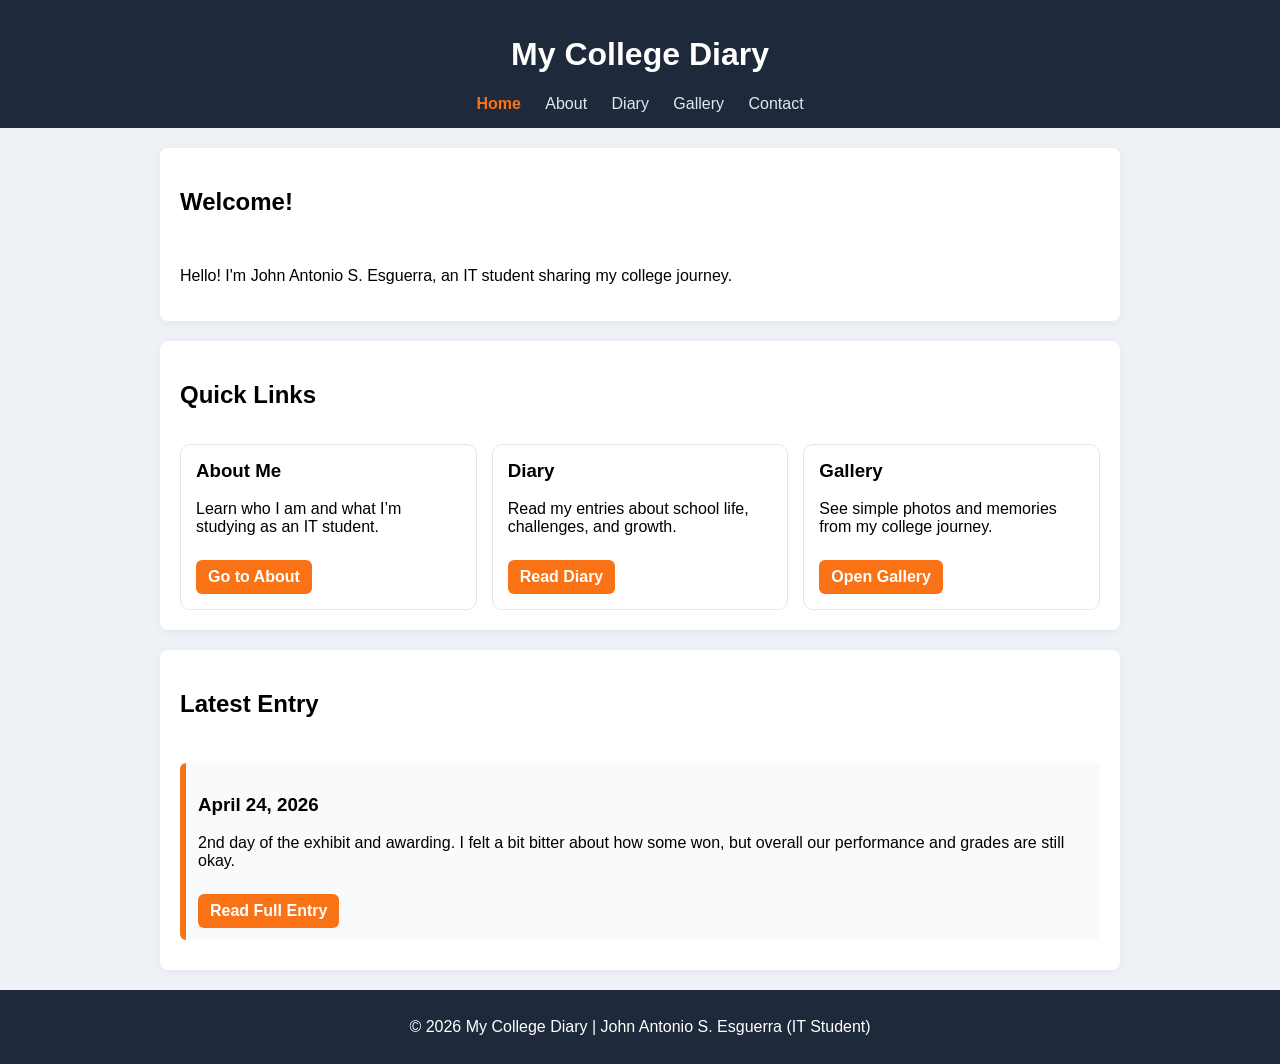
<file: index.html>
<!DOCTYPE html>
<html lang="en">
<head>
<title>My College Diary</title>

<meta charset="UTF-8">
<meta name="viewport" content="width=device-width, initial-scale=1.0">

<!-- ✅ SEO (IMPORTANT for Google search) -->
<meta name="description" content="My College Diary by John Antonio S. Esguerra, an IT student sharing college life, experiences, and memories.">
<meta name="robots" content="index, follow">
<meta name="author" content="John Antonio S. Esguerra">

<link rel="stylesheet" href="style.css">
</head>

<body>

<header>
<h1>My College Diary</h1>

<nav>
<a href="index.html" class="active">Home</a>
<a href="about.html">About</a>
<a href="diary.html">Diary</a>
<a href="gallery.html">Gallery</a>
<a href="contact.html">Contact</a>
</nav>
</header>

<main>

<section>
<h2>Welcome!</h2>
<p>Hello! I'm John Antonio S. Esguerra, an IT student sharing my college journey.</p>
</section>

<section>
<h2>Quick Links</h2>

<div class="cards">

<div class="card">
<h3>About Me</h3>
<p>Learn who I am and what I’m studying as an IT student.</p>
<a class="btn" href="about.html">Go to About</a>
</div>

<div class="card">
<h3>Diary</h3>
<p>Read my entries about school life, challenges, and growth.</p>
<a class="btn" href="diary.html">Read Diary</a>
</div>

<div class="card">
<h3>Gallery</h3>
<p>See simple photos and memories from my college journey.</p>
<a class="btn" href="gallery.html">Open Gallery</a>
</div>

</div>

</section>

<!-- ✅ LATEST ENTRY -->
<section>
<h2>Latest Entry</h2>
<div class="highlight" id="latestEntry">
<p>Loading latest entry...</p>
</div>
</section>

</main>

<footer>
<p>© 2026 My College Diary | John Antonio S. Esguerra (IT Student)</p>
</footer>

<script>
async function loadLatestEntry(){
  try{
    const response = await fetch("diary.html");

    // ✅ check if fetch worked
    if(!response.ok){
      throw new Error("Failed to load diary");
    }

    const html = await response.text();
    const parser = new DOMParser();
    const doc = parser.parseFromString(html, "text/html");

    const entries = [...doc.querySelectorAll(".entry")];

    if(entries.length === 0){
      document.getElementById("latestEntry").innerHTML = "<p>No entries found.</p>";
      return;
    }

    // ✅ SORT newest first
    entries.sort((a, b) => {
      return new Date(b.getAttribute("data-date")) - new Date(a.getAttribute("data-date"));
    });

    const latest = entries[0];

    const title = latest.querySelector(".date")?.innerText || "No date";
    const text = latest.querySelector(".content p")?.innerText || "No content";

    document.getElementById("latestEntry").innerHTML = `
      <h3>${title}</h3>
      <p>${text}</p>
      <a class="btn" href="diary.html">Read Full Entry</a>
    `;

  }catch(error){
    document.getElementById("latestEntry").innerHTML =
      "<p>⚠️ Cannot load latest entry. Make sure you are using GitHub Pages.</p>";
  }
}

loadLatestEntry();
</script>

</body>
</html>
</file>
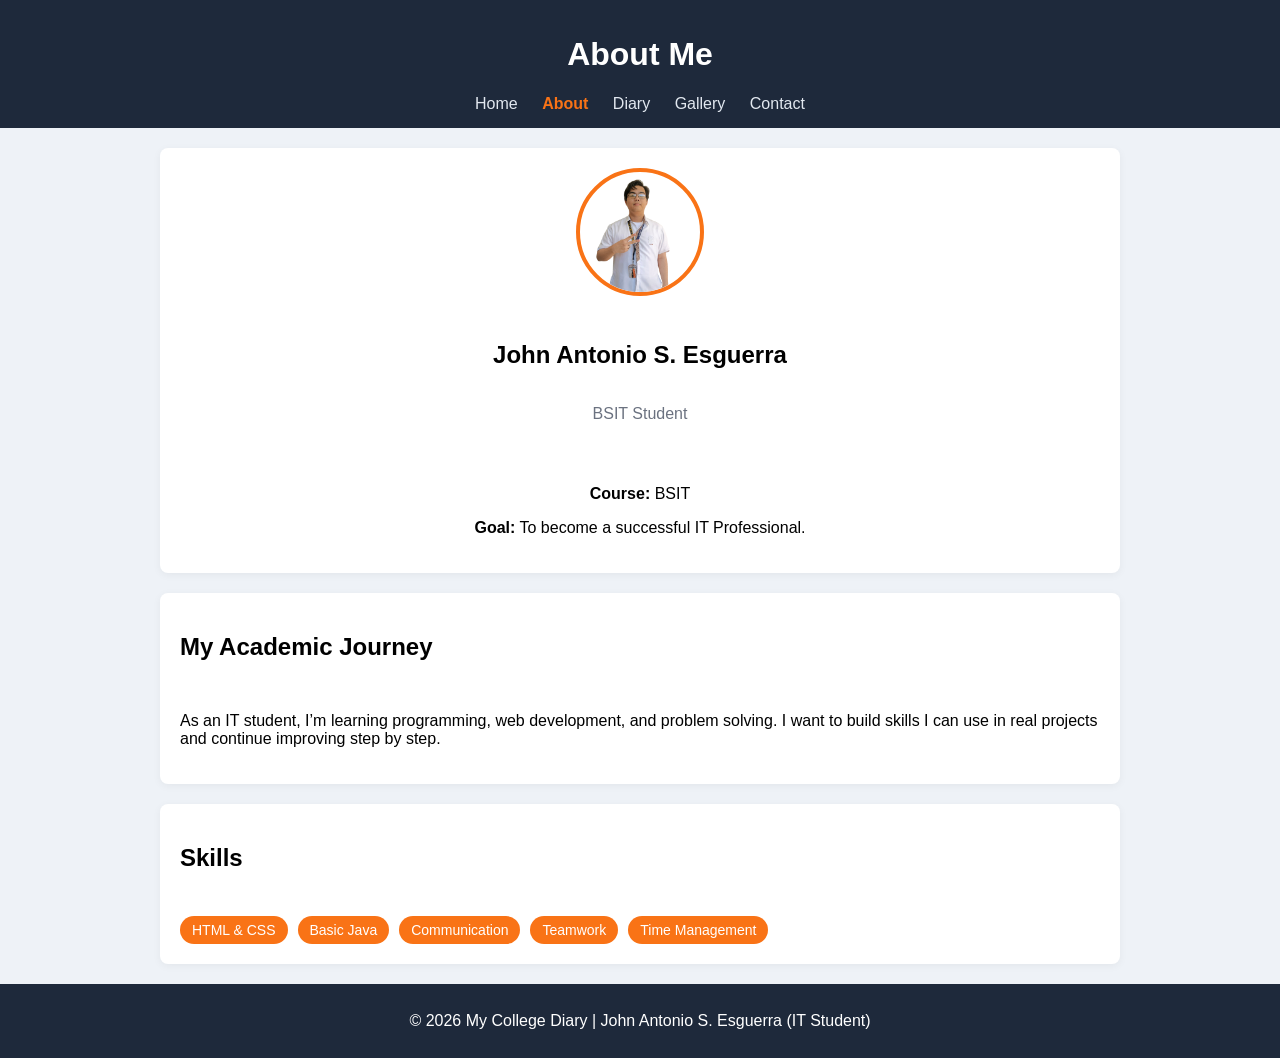
<file: about.html>
<!DOCTYPE html>
<html>
<head>
<title>About Me</title>
<meta charset="UTF-8">
<meta name="viewport" content="width=device-width, initial-scale=1.0">
<link rel="stylesheet" href="style.css">
</head>

<body>
<header>
<h1>About Me</h1>

<nav>
<a href="index.html">Home</a>
<a href="about.html" class="active">About</a>
<a href="diary.html">Diary</a>
<a href="gallery.html">Gallery</a>
<a href="contact.html">Contact</a>
</nav>
</header>

<main>

<!-- PROFILE CARD -->
<section class="profile-card">

<img src="jay.png" alt="Profile Picture" class="profile-pic">

<h2>John Antonio S. Esguerra</h2>
<p class="muted">BSIT Student</p>

<div class="profile-info">
<p><strong>Course:</strong> BSIT</p>
<p><strong>Goal:</strong> To become a successful IT Professional.</p>
</div>

</section>

<!-- JOURNEY -->
<section>
<h2>My Academic Journey</h2>
<p>
As an IT student, I’m learning programming, web development, and problem solving. 
I want to build skills I can use in real projects and continue improving step by step.
</p>
</section>

<!-- SKILLS -->
<section>
<h2>Skills</h2>

<div class="skills">
<span>HTML & CSS</span>
<span>Basic Java</span>
<span>Communication</span>
<span>Teamwork</span>
<span>Time Management</span>
</div>

</section>

</main>

<footer>
<p>© 2026 My College Diary | John Antonio S. Esguerra (IT Student)</p>
</footer>

</body>
</html>
</file>
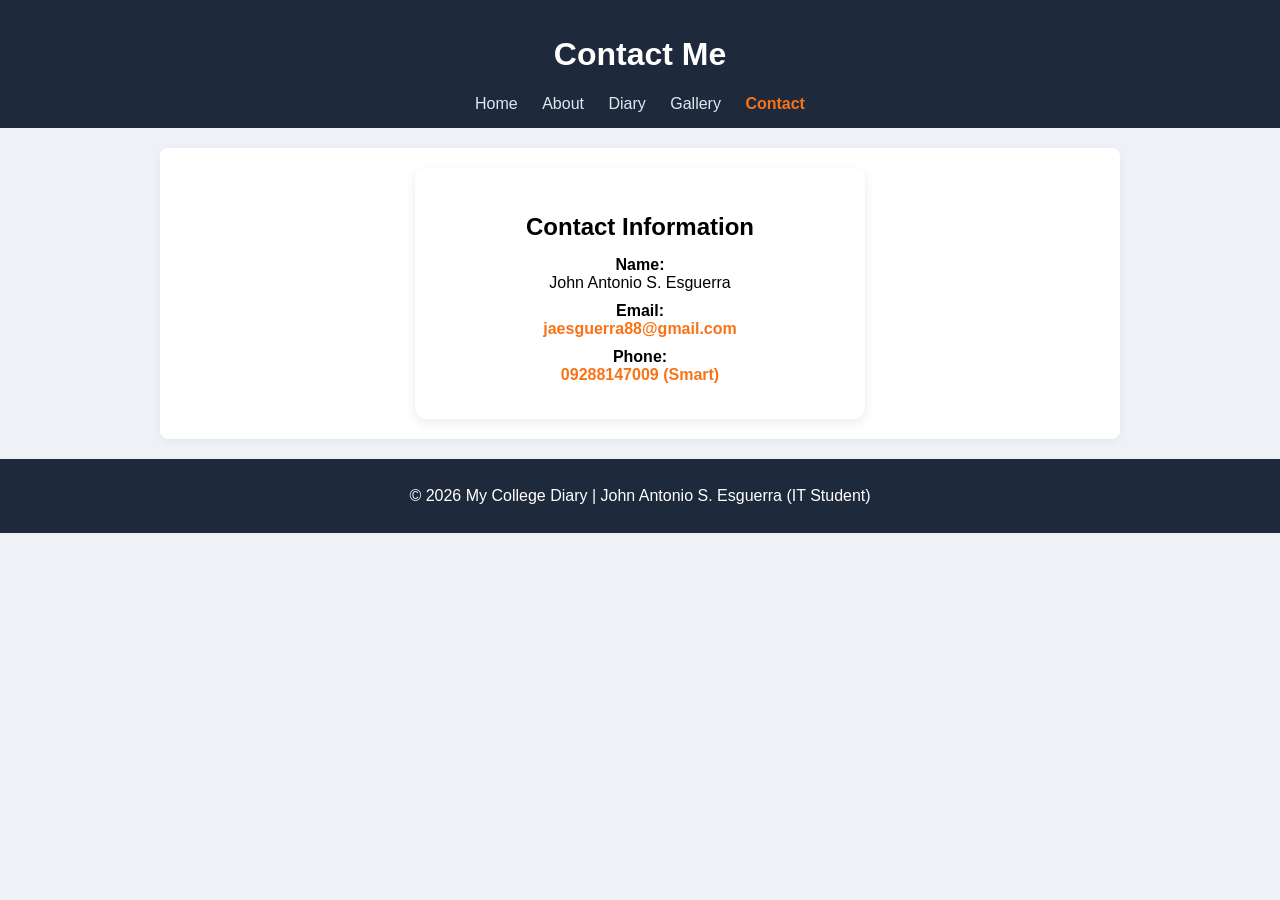
<file: contact.html>
<!DOCTYPE html>
<html>
<head>
<title>Contact</title>
<meta charset="UTF-8">
<meta name="viewport" content="width=device-width, initial-scale=1.0">
<link rel="stylesheet" href="style.css">
</head>

<body>

<header>
<h1>Contact Me</h1>

<nav>
<a href="index.html">Home</a>
<a href="about.html">About</a>
<a href="diary.html">Diary</a>
<a href="gallery.html">Gallery</a>
<a href="contact.html" class="active">Contact</a>
</nav>
</header>

<main>

<section>
  <div class="contact-box">

    <h2>Contact Information</h2>

    <p><strong>Name:</strong><br>
    John Antonio S. Esguerra</p>

    <p><strong>Email:</strong><br>
    <a href="mailto:jaesguerra88@gmail.com">
      jaesguerra88@gmail.com
    </a>
    </p>

    <p><strong>Phone:</strong><br>
    <a href="tel:09288147009">
      09288147009 (Smart)
    </a>
    </p>

  </div>
</section>

</main>

<footer>
<p>© 2026 My College Diary | John Antonio S. Esguerra (IT Student)</p>
</footer>

</body>
</html>
</file>
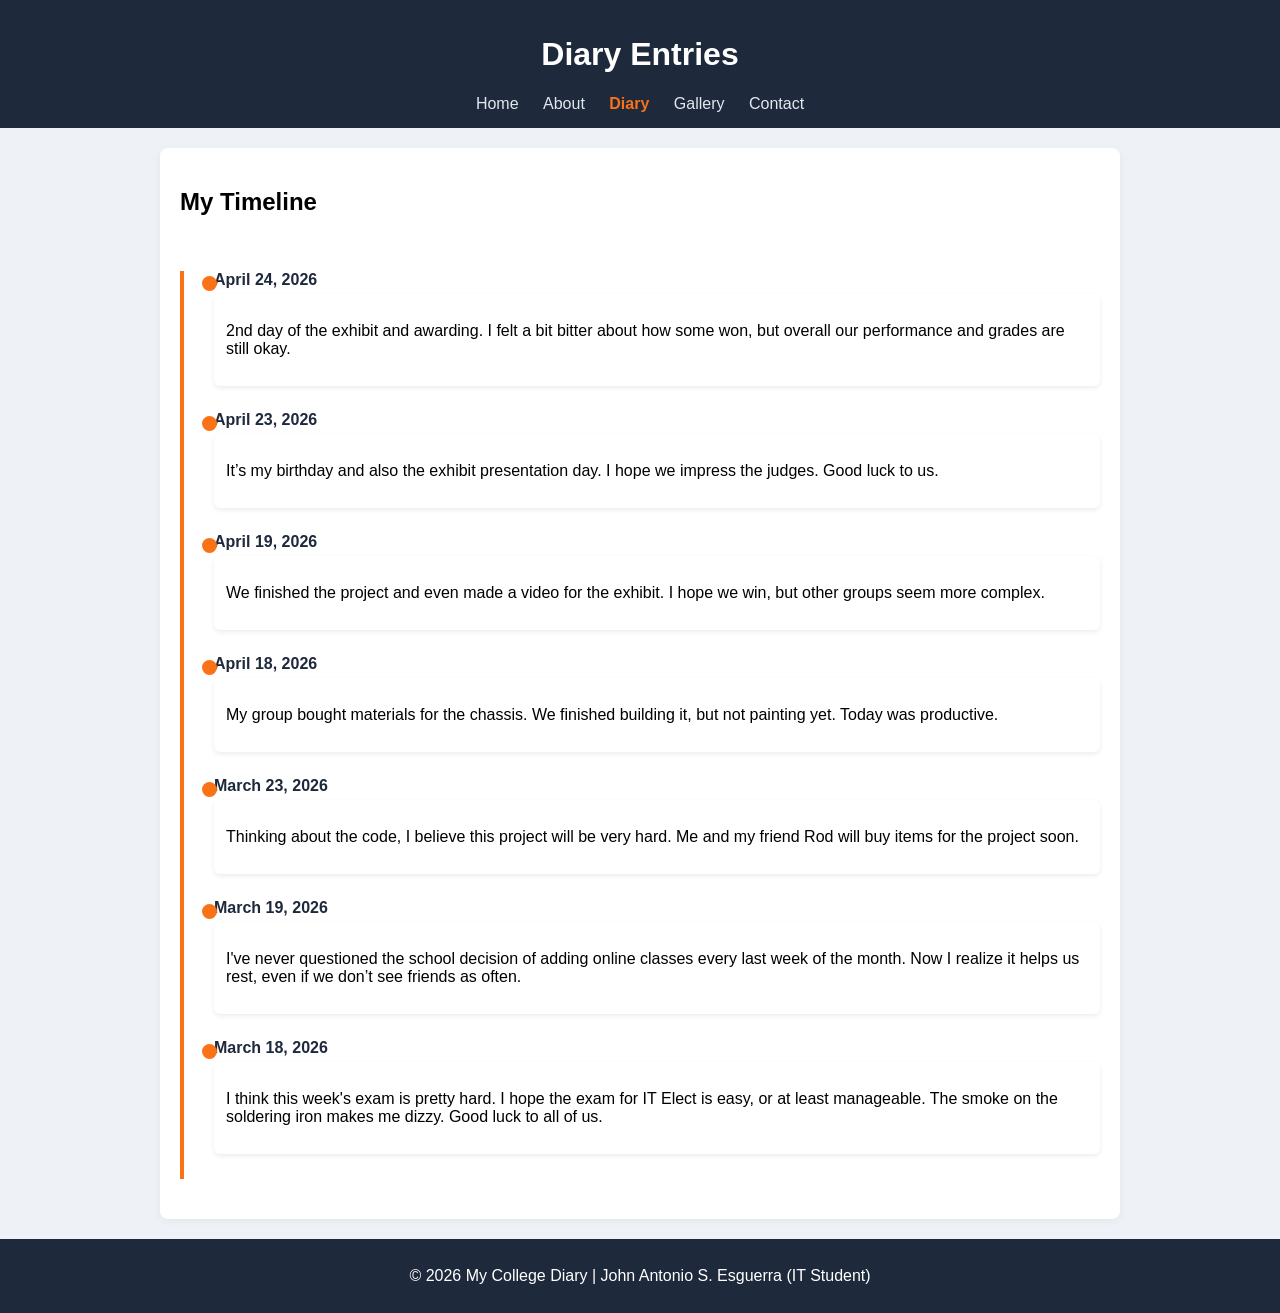
<file: diary.html>
<!DOCTYPE html>
<html>
<head>
<title>My Diary</title>
<meta charset="UTF-8">
<meta name="viewport" content="width=device-width, initial-scale=1.0">
<link rel="stylesheet" href="style.css">
</head>

<body>

<header>
<h1>Diary Entries</h1>

<nav>
<a href="index.html">Home</a>
<a href="about.html">About</a>
<a href="diary.html" class="active">Diary</a>
<a href="gallery.html">Gallery</a>
<a href="contact.html">Contact</a>
</nav>
</header>

<main>

<section>
<h2>My Timeline</h2>

<div class="timeline">

<!-- OLDEST -->
<div class="entry" data-date="2026-03-18">
<div class="date">March 18, 2026</div>
<div class="content">
<p>
I think this week's exam is pretty hard. I hope the exam for IT Elect is easy, or at least manageable. 
The smoke on the soldering iron makes me dizzy. Good luck to all of us.
</p>
</div>
</div>

<div class="entry" data-date="2026-03-19">
<div class="date">March 19, 2026</div>
<div class="content">
<p>
I've never questioned the school decision of adding online classes every last week of the month. 
Now I realize it helps us rest, even if we don’t see friends as often.
</p>
</div>
</div>

<div class="entry" data-date="2026-03-23">
<div class="date">March 23, 2026</div>
<div class="content">
<p>
Thinking about the code, I believe this project will be very hard. 
Me and my friend Rod will buy items for the project soon.
</p>
</div>
</div>

<div class="entry" data-date="2026-04-18">
<div class="date">April 18, 2026</div>
<div class="content">
<p>
My group bought materials for the chassis. We finished building it, but not painting yet. 
Today was productive.
</p>
</div>
</div>

<div class="entry" data-date="2026-04-19">
<div class="date">April 19, 2026</div>
<div class="content">
<p>
We finished the project and even made a video for the exhibit. 
I hope we win, but other groups seem more complex.
</p>
</div>
</div>

<div class="entry" data-date="2026-04-23">
<div class="date">April 23, 2026</div>
<div class="content">
<p>
It’s my birthday and also the exhibit presentation day. 
I hope we impress the judges. Good luck to us.
</p>
</div>
</div>

<!-- NEWEST -->
<div class="entry" data-date="2026-04-24">
<div class="date">April 24, 2026</div>
<div class="content">
<p>
2nd day of the exhibit and awarding. I felt a bit bitter about how some won, 
but overall our performance and grades are still okay.
</p>
</div>
</div>

</div>

</section>

</main>

<footer>
<p>© 2026 My College Diary | John Antonio S. Esguerra (IT Student)</p>
</footer>

</body>
</html>
</file>
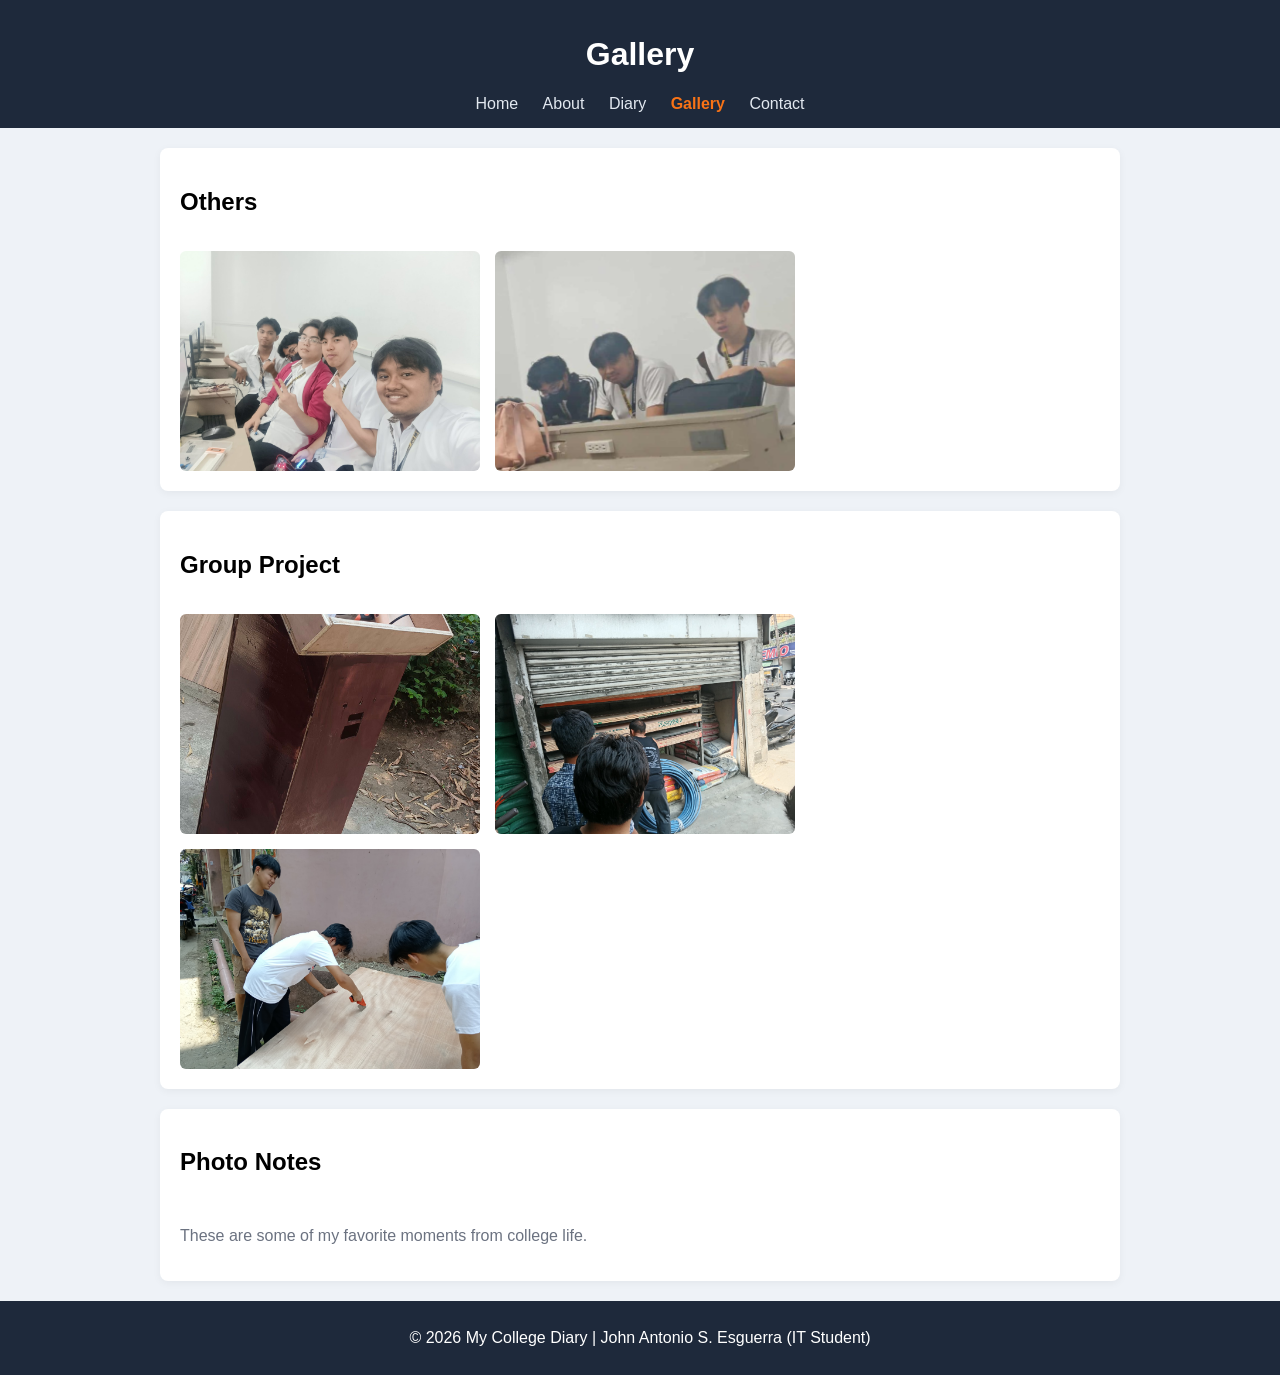
<file: gallery.html>
<!DOCTYPE html>
<html>
<head>
<title>Gallery</title>
<meta charset="UTF-8">
<meta name="viewport" content="width=device-width, initial-scale=1.0">
<link rel="stylesheet" href="style.css">
</head>

<body>

<header>
<h1>Gallery</h1>

<nav>
<a href="index.html">Home</a>
<a href="about.html">About</a>
<a href="diary.html">Diary</a>
<a href="gallery.html" class="active">Gallery</a>
<a href="contact.html">Contact</a>
</nav>
</header>

<main>

<!-- OTHERS SECTION -->
<section>
<h2>Others</h2>

<img src="Gng.jpg" alt="College moment 1">
<img src="Cheeeeeeet.jpg" alt="College moment 2">

</section>

<!-- IMAGE DIVIDER -->


<!-- GROUP PROJECT SECTION -->
<section>
<h2>Group Project</h2>

<img src="GroupProj1.jpg" alt="Group Project 1">
<img src="GroupProj2.jpg" alt="Group Project 2">
<img src="GroupProj3.jpg" alt="Group Project 3">

</section>

<!-- NOTES -->
<section>
<h2>Photo Notes</h2>
<p class="muted">These are some of my favorite moments from college life.</p>
</section>

</main>

<footer>
<p>© 2026 My College Diary | John Antonio S. Esguerra (IT Student)</p>
</footer>

<!-- IMAGE MODAL -->
<div id="imgModal" class="img-modal">
<span class="close" style="color:white;font-size:30px;cursor:pointer;position:absolute;top:20px;right:30px;">&times;</span>
<img class="modal-content" id="imgZoom">
</div>

<script>
const images = document.querySelectorAll("section img");
const modal = document.getElementById("imgModal");
const modalImg = document.getElementById("imgZoom");
const closeBtn = document.querySelector(".close");

images.forEach(img=>{
  img.addEventListener("click", ()=>{
    modal.style.display = "flex";
    modalImg.src = img.src;
  });
});

closeBtn.onclick = ()=> modal.style.display = "none";

modal.onclick = (e)=>{
  if(e.target === modal) modal.style.display="none";
};

document.addEventListener("keydown", (e)=>{
  if(e.key === "Escape") modal.style.display="none";
});
</script>

</body>
</html>
</file>
<file: style.css>
body{
  font-family:Arial, sans-serif;
  margin:0;
  background-color:#eef2f7;
}

header{
  background:#1e293b;
  color:white;
  padding:15px;
  text-align:center;
}

nav a{
  color:#e2e8f0;
  margin:0 10px;
  text-decoration:none;
}

nav a:hover{
  color:#f97316;
}

nav a.active{
  color:#f97316;
  font-weight:bold;
}

main{
  max-width:1000px;
  margin:auto;
}

/* SECTION STYLE */
section{
  padding:20px;
  background:white;
  margin:20px;
  border-radius:8px;

  display:flex;
  flex-wrap:wrap;
  justify-content:flex-start;
  align-items:flex-start;

  gap:15px;

  box-shadow:0 2px 8px rgba(0,0,0,0.05);
}

/* KEEP TEXT FULL WIDTH */
section h2,
section p,
section .skills,
section .profile-info{
  width:100%;
}

/* GALLERY IMAGES ONLY */
section img:not(.profile-pic){
  width:300px;
  height:220px;
  object-fit:cover;
  border-radius:6px;
  cursor:zoom-in;
  transition:0.3s;
  flex-shrink:0;
  display:block;
}

/* IMAGE HOVER */
section img:not(.profile-pic):hover{
  transform:scale(1.03);
}

footer{
  background:#1e293b;
  color:white;
  text-align:center;
  padding:12px;
  margin-top:20px;
}

.cards{
  display:flex;
  gap:15px;
  flex-wrap:wrap;
}

.card{
  background:white;
  border:1px solid #e5e7eb;
  border-radius:10px;
  padding:15px;
  flex:1;
  min-width:200px;
  transition:transform 0.2s ease, box-shadow 0.2s ease;
}

.card:hover{
  transform:translateY(-5px);
  box-shadow:0 8px 20px rgba(0,0,0,0.08);
}

.card h3{
  margin-top:0;
}

.btn{
  display:inline-block;
  margin-top:8px;
  padding:8px 12px;
  border-radius:6px;
  background:#f97316;
  color:white;
  text-decoration:none;
  font-weight:bold;
  border:none;
  cursor:pointer;
  transition:0.2s;
}

.btn:hover{
  background:#ea580c;
}

.highlight{
  background:#f9fafb;
  border-left:6px solid #f97316;
  padding:12px;
  border-radius:6px;
  margin:10px 0;
}

.muted{
  color:#6b7280;
}

/* IMAGE MODAL */
.img-modal{
  display:none;
  position:fixed;
  top:0;
  left:0;
  width:100%;
  height:100%;
  background:rgba(0,0,0,0.9);
  justify-content:center;
  align-items:center;
  overflow:auto;
}

.modal-content{
  width:auto;
  height:auto;
  max-width:100vw;
  max-height:100vh;
  object-fit:contain;
  cursor:zoom-out;
}

/* TIMELINE STYLE */
.timeline{
  display:flex;
  flex-direction:column-reverse;
  position:relative;
  margin:20px 0;
  padding-left:30px;
  border-left:4px solid #f97316;
}

.entry{
  margin-bottom:25px;
  position:relative;
}

.entry::before{
  content:"";
  position:absolute;
  left:-12px;
  top:5px;
  width:15px;
  height:15px;
  background:#f97316;
  border-radius:50%;
}

.date{
  font-weight:bold;
  margin-bottom:5px;
  color:#1e293b;
}

.content{
  background:white;
  padding:12px;
  border-radius:6px;
  box-shadow:0 2px 5px rgba(0,0,0,0.08);
}

/* PROFILE CARD */
.profile-card{
  text-align:center;
}

/* FIX ALIGNMENT ONLY */
.profile-card h2,
.profile-card p,
.profile-card .profile-info{
  width:100%;
}

.profile-card img{
  margin-left:auto;
  margin-right:auto;
}

.profile-card h2{
  margin-bottom:5px;
}

.profile-info{
  margin-top:15px;
}

.profile-pic{
  width:120px;
  height:120px;
  border-radius:50%;
  object-fit:cover;

  display:block;
  margin:0 auto 10px auto;

  border:4px solid #f97316;
}

/* SKILLS */
.skills{
  display:flex;
  flex-wrap:wrap;
  gap:10px;
  margin-top:10px;
}

.skills span{
  background:#f97316;
  color:white;
  padding:6px 12px;
  border-radius:20px;
  font-size:14px;
}

/* CONTACT BOX */
.contact-box{
  max-width:400px;
  width:100%;
  background:white;
  padding:25px;
  border-radius:12px;
  box-shadow:0 4px 12px rgba(0,0,0,0.08);
  text-align:center;

  margin:0 auto;
}

.contact-box h2{
  margin-bottom:15px;
}

.contact-box p{
  margin:10px 0;
  font-size:16px;
}

.contact-box a{
  color:#f97316;
  text-decoration:none;
  font-weight:bold;
}

.contact-box a:hover{
  color:#ea580c;
}

/* IMAGE DIVIDER */
.section-divider{
  width:100%;
  height:200px;
  background-size:cover;
  background-position:center;
  border-radius:10px;
  margin:20px 0;
}

/* MOBILE VIEW */
@media(max-width:768px){

  nav{
    display:flex;
    flex-wrap:wrap;
    justify-content:center;
    gap:10px;
  }

  section{
    margin:10px;
    padding:15px;
  }

  section img:not(.profile-pic){
    width:100%;
    height:auto;
  }

  .cards{
    flex-direction:column;
  }

  .skills{
    justify-content:center;
  }

  .profile-pic{
    width:100px;
    height:100px;
  }

}
</file>
